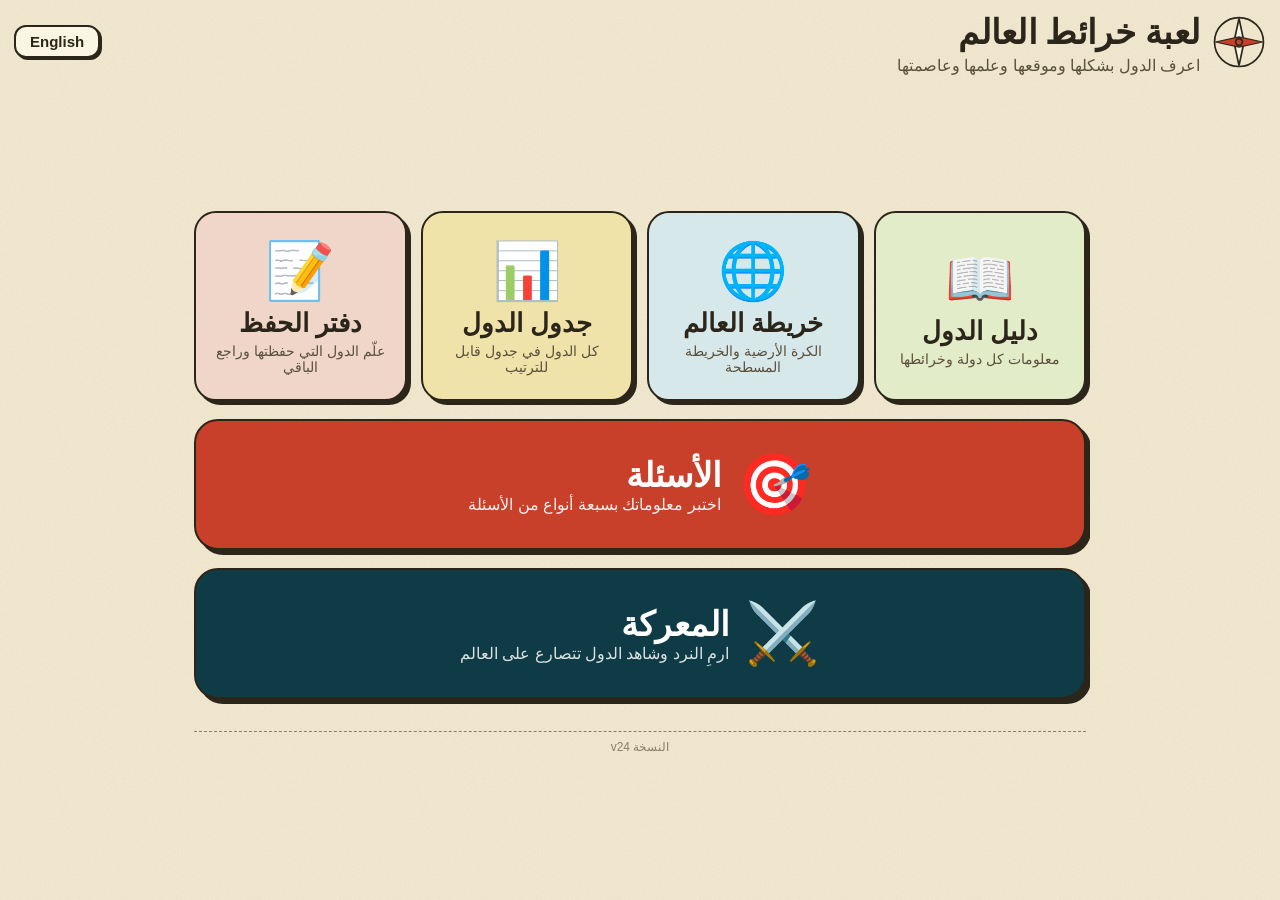
<file: index.html>
<!doctype html><html lang="ar" dir="rtl"><head><meta charset="utf-8"><meta name="viewport" content="width=device-width,initial-scale=1,minimum-scale=1,viewport-fit=cover"><meta name="apple-mobile-web-app-capable" content="yes"><meta name="apple-mobile-web-app-title" content="خرائط"><meta name="apple-mobile-web-app-status-bar-style" content="default"><link rel="apple-touch-icon" href="icon.png"><meta name="theme-color" content="#f3ead3"><link rel="manifest" href="manifest.json"><title>لعبة خرائط العالم</title><link rel="stylesheet" href="style.css"></head><body><div id="app">جاري التحميل...</div><script src="d3.min.js"></script><script src="topojson-client.min.js"></script><script src="app.js"></script></body></html>
</file>
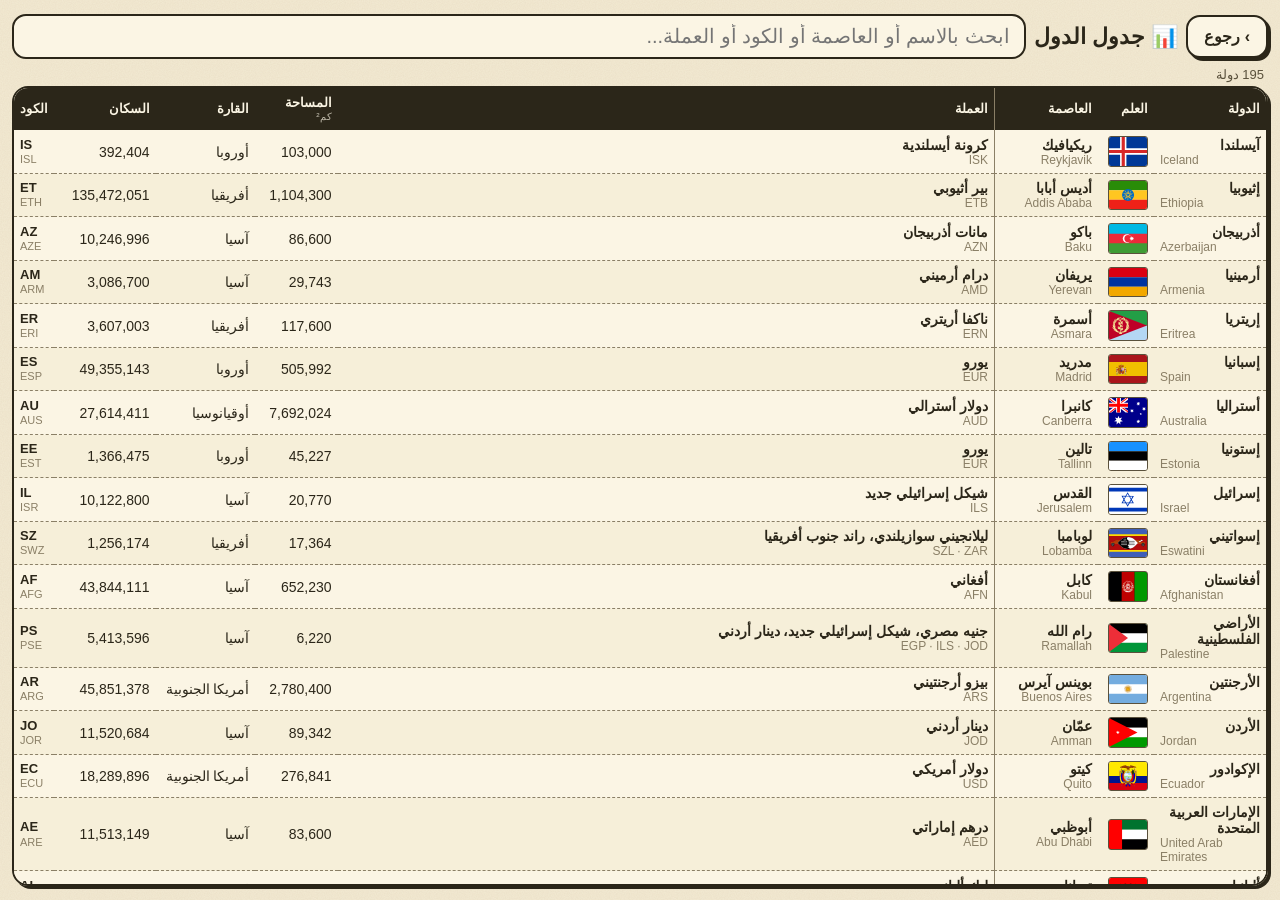
<file: countries.html>
<!doctype html><html lang="ar" dir="rtl"><head><meta charset="utf-8"><meta name="viewport" content="width=device-width,initial-scale=1,minimum-scale=1,viewport-fit=cover"><meta name="apple-mobile-web-app-capable" content="yes"><meta name="apple-mobile-web-app-title" content="خرائط"><meta name="apple-mobile-web-app-status-bar-style" content="default"><link rel="apple-touch-icon" href="icon.png"><meta name="theme-color" content="#f3ead3"><link rel="manifest" href="manifest.json"><title>جدول الدول</title><link rel="stylesheet" href="style.css"></head><body class="tbpage"><div id="app">جاري التحميل...</div><script src="countries.js"></script></body></html>
</file>
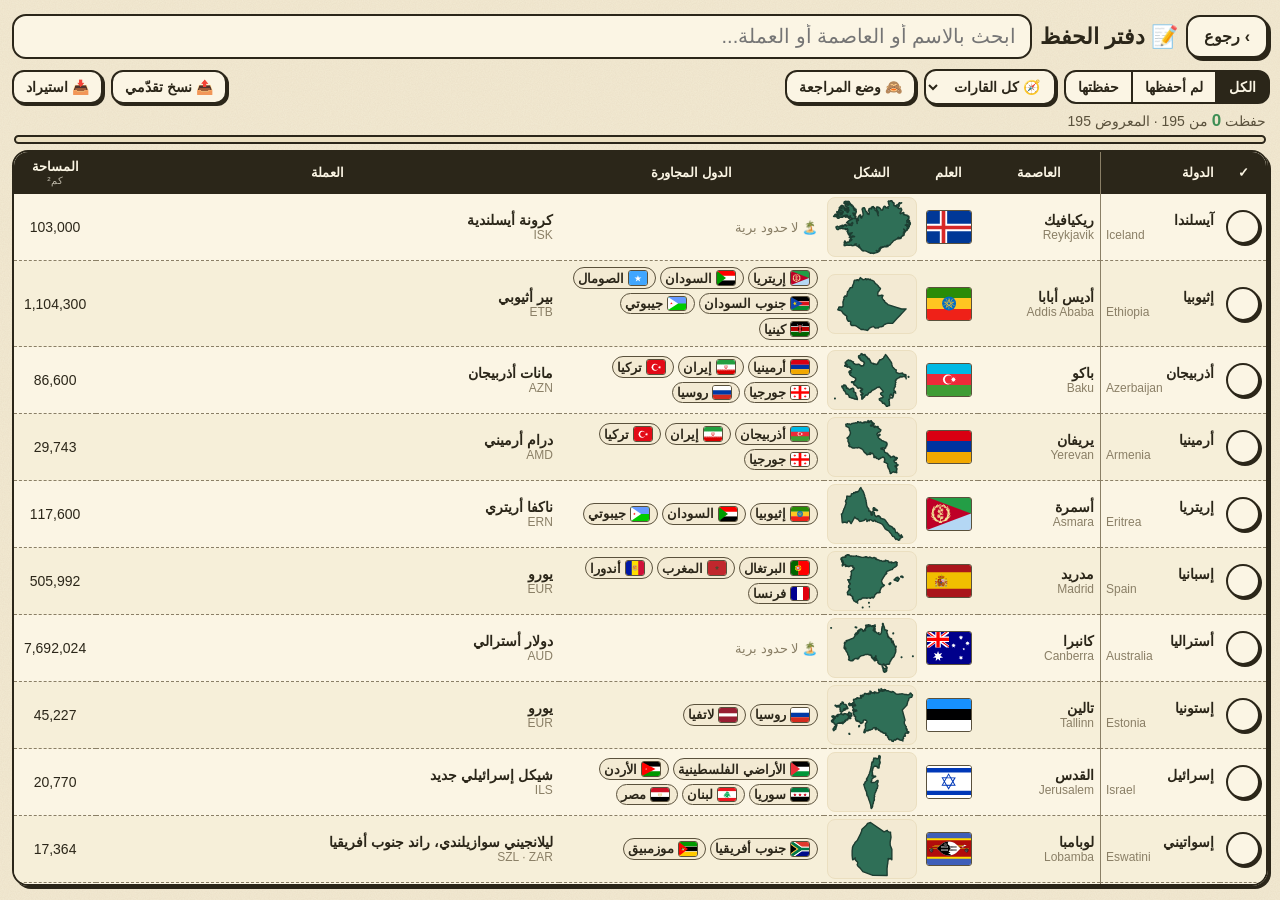
<file: memorize.html>
<!doctype html><html lang="ar" dir="rtl"><head><meta charset="utf-8"><meta name="viewport" content="width=device-width,initial-scale=1,minimum-scale=1,viewport-fit=cover"><meta name="apple-mobile-web-app-capable" content="yes"><meta name="apple-mobile-web-app-title" content="خرائط"><meta name="apple-mobile-web-app-status-bar-style" content="default"><link rel="apple-touch-icon" href="icon.png"><meta name="theme-color" content="#f3ead3"><link rel="manifest" href="manifest.json"><title>دفتر الحفظ</title><link rel="stylesheet" href="style.css"></head><body class="mmpage"><div id="app">جاري التحميل...</div><script src="memorize.js"></script></body></html>
</file>
<file: style.css>
/* ============ لعبة خرائط العالم — هوية «حبر وورق» ============ */
:root{--paper:#f3ead3;--paper2:#fbf5e4;--paper3:#ebdfc0;--ink:#2b2619;--ink2:#5a513c;--mut:#8a7f66;--red:#c8402a;--blue:#1f6fb2;--teal:#2d6a73;--gold:#b9893a;--ok:#3f8f55;--bad:#b3261e;--sea1:#1f5a96;--sea2:#14407a;--sea3:#0c2c5a;--sh:3px 3px 0 var(--ink)}
*{box-sizing:border-box;-webkit-tap-highlight-color:transparent}
html,body{margin:0;height:100%;color:var(--ink);font-family:-apple-system,"Geeza Pro","Segoe UI",sans-serif;touch-action:manipulation;-webkit-user-select:none;user-select:none;
 background:var(--paper) url("data:image/svg+xml;utf8,<svg xmlns='http://www.w3.org/2000/svg' width='180' height='180'><filter id='n'><feTurbulence type='fractalNoise' baseFrequency='.85' numOctaves='2' stitchTiles='stitch'/><feColorMatrix values='0 0 0 0 .35 0 0 0 0 .27 0 0 0 0 .13 0 0 0 .1 0'/></filter><rect width='100%' height='100%' filter='url(%23n)'/></svg>")}
html,body{height:var(--h,100dvh);overflow:hidden;overscroll-behavior:none;position:fixed;inset:0}
#app{width:100%;height:var(--h,100dvh);min-height:0;overflow:hidden;display:flex;flex-direction:column;padding:max(env(safe-area-inset-top),6px) max(env(safe-area-inset-right),12px) max(env(safe-area-inset-bottom),8px) max(env(safe-area-inset-left),12px)}
button{font:inherit;color:var(--ink);background:var(--paper2);border:2px solid var(--ink);border-radius:14px;padding:10px 16px;cursor:pointer;box-shadow:var(--sh);font-weight:600}
button:active{transform:translate(2px,2px);box-shadow:1px 1px 0 var(--ink)}
button:disabled{opacity:.4}
h1{margin:4px 0;font-size:clamp(20px,4.6vmin,34px);font-family:"Iowan Old Style","Palatino","Geeza Pro",serif;letter-spacing:.2px}h2{margin:6px 0}
.mut{color:var(--mut)}
/* ---------- home ---------- */
.hd{display:flex;align-items:center;gap:12px;flex-shrink:0;padding:2px 2px 4px}
.hd p{margin:0;color:var(--ink2);font-size:clamp(12px,2.4vmin,16px)}
.rose{width:clamp(34px,7vmin,54px);flex-shrink:0;fill:none;stroke:var(--ink);stroke-width:2}.rose .b{fill:var(--red);stroke:var(--ink);stroke-width:1.5}.rose path{fill:var(--paper2)}
.home{display:flex;gap:14px;flex:1;align-items:stretch;padding:4px 4px 10px;min-height:0;overflow:hidden}
aside{width:250px;background:var(--paper2);border:2px solid var(--ink);border-radius:18px;box-shadow:var(--sh);padding:12px 14px;flex-shrink:0;overflow:auto;position:relative}
aside h3{margin:12px 0 6px;font-size:15px;color:var(--ink2)}
.ver{margin-top:14px;font-size:12px;color:var(--mut);text-align:center;border-top:1px dashed var(--mut);padding-top:8px}
.chips{display:flex;flex-wrap:wrap;gap:6px}.chips button{padding:6px 11px;font-size:15px;border-radius:11px;box-shadow:2px 2px 0 var(--ink)}
.chips .on{background:var(--ink);color:var(--paper2)}
.main{flex:1;display:flex;flex-direction:column;gap:12px;min-height:0}
.how{background:var(--paper2);border:2px dashed var(--ink2);border-radius:16px;padding:8px 14px;font-size:14.5px;line-height:1.7;color:var(--ink2)}.how summary{font-weight:700;cursor:pointer;color:var(--ink)}
.modes{display:grid;grid-template-columns:repeat(3,1fr);grid-auto-rows:1fr;gap:12px;flex:1;min-height:0}
.modes button{position:relative;font-size:clamp(15px,3.2vmin,23px);font-weight:800;border-radius:20px;padding:6px;min-height:0;box-shadow:4px 4px 0 var(--ink);background:var(--paper2)}
.modes button i{display:block;font-style:normal;font-size:clamp(24px,5.6vmin,42px);margin-bottom:2px}
.modes button em{position:absolute;top:8px;inset-inline-start:10px;font-style:normal;font-size:13px;width:24px;height:24px;line-height:20px;border:2px solid var(--ink);border-radius:50%;background:var(--paper3);font-weight:800}
.modes button:nth-child(7n+1){background:#f8e3c2}.modes button:nth-child(7n+2){background:#e3ecc9}.modes button:nth-child(7n+3){background:#d7e8ea}.modes button:nth-child(7n+4){background:#f3d6cc}.modes button:nth-child(7n+5){background:#efe3a9}.modes button:nth-child(7n+6){background:#e2d9ea}.modes button:nth-child(7n+7){background:#f6d9a7}
.modes .guide{background:var(--teal);color:var(--paper2)}.modes .guide:nth-child(n){background:var(--teal)}
/* ---------- question screen ---------- */
.qh{direction:ltr;display:flex;justify-content:space-between;align-items:center;gap:8px;padding:2px 4px 6px;font-size:clamp(20px,4.4vmin,30px);font-weight:800;flex-shrink:0}
.qh .sc{font-size:clamp(14px,2.8vmin,20px);background:var(--paper2);border:2px solid var(--ink);border-radius:999px;padding:2px 14px;display:flex;gap:8px;align-items:center;box-shadow:2px 2px 0 var(--ink)}.qh .sc i{width:1px;height:16px;background:var(--ink2)}
.qh #tm{background:var(--paper2);border:2px solid var(--ink);border-radius:14px;padding:2px 12px;min-width:62px;text-align:center;box-shadow:2px 2px 0 var(--ink)}.qh #tm.low{background:var(--red);color:#fff;animation:p .5s infinite alternate}
.qh .x{font-size:16px;padding:4px 12px}
@keyframes p{to{opacity:.65}}
.pb{height:10px;background:var(--paper3);border:2px solid var(--ink);border-radius:6px;overflow:hidden;flex-shrink:0}.pb i{display:block;height:100%;background:var(--red);width:100%}
.stage{flex:1;display:flex;flex-direction:column;gap:clamp(6px,1.6vmin,10px);align-items:center;justify-content:center;padding:8px 0;min-height:0;overflow:hidden}
.tq{display:flex;gap:12px;align-items:baseline;justify-content:center;flex-shrink:0;font-size:clamp(15px,3vmin,22px);color:var(--ink2)}
.tq b{color:var(--ink);font-size:clamp(24px,6vmin,42px);font-family:"Iowan Old Style","Palatino","Geeza Pro",serif}
.flagbig{max-width:90%;max-height:100%;width:auto;min-height:0;flex:1 1 0;object-fit:contain;border-radius:8px;box-shadow:5px 5px 0 var(--ink)}
img[src^="flags/"]{border:1.5px solid rgba(0,0,0,.4);box-sizing:border-box}
.in{display:flex;gap:10px;width:100%;max-width:760px;flex-shrink:0}
.in input{flex:1;font-size:clamp(18px,3.4vmin,24px);padding:clamp(8px,1.8vmin,14px);border-radius:14px;border:2px solid var(--ink);background:var(--paper2);color:var(--ink);-webkit-user-select:text;user-select:text;min-width:0;box-shadow:inset 2px 2px 0 #0001}
.in button{padding:8px 12px;font-size:16px}
.shake{animation:s .35s}@keyframes s{25%{transform:translateX(-10px)}75%{transform:translateX(10px)}}
.opts{display:grid;grid-template-columns:1fr 1fr 1fr;gap:12px;width:100%;max-width:860px;min-height:0}
.opts button{font-size:clamp(16px,3vmin,22px);padding:clamp(8px,2vmin,18px) 6px;min-height:0}.opts .sel{background:var(--ink);color:var(--paper2)}
.opts .good{background:var(--ok)!important;color:#fff;border-color:var(--ink)}.opts .bad{background:var(--bad)!important;color:#fff}
.big{font-size:clamp(30px,8vmin,56px);font-weight:800;margin:0}.sub{color:var(--ink2);margin:0;font-size:clamp(16px,3vmin,22px);direction:ltr}
.go,.okb{background:var(--ok);color:#fff;font-size:clamp(18px,3.2vmin,24px);font-weight:800;padding:clamp(8px,1.8vmin,14px) 44px;flex-shrink:0}.go:disabled{opacity:.35}
/* ---------- feedback card ---------- */
.fb{position:fixed;inset:0;display:flex;flex-direction:column;align-items:center;justify-content:center;gap:10px;z-index:40;background:rgba(43,38,25,.55);animation:f .25s}
@keyframes f{from{opacity:0;transform:scale(.94)}}
.fb .card{background:var(--paper2);color:var(--ink);border:2.5px solid var(--ink);border-radius:22px;box-shadow:6px 6px 0 var(--ink);padding:16px 28px;display:flex;flex-direction:column;align-items:center;gap:6px;max-width:92vw;max-height:92%;overflow:auto;text-align:center}
.fb.ok .st{color:var(--ok)}.fb.no .st{color:var(--bad)}.fb .st{font-size:clamp(20px,4.5vmin,30px);font-weight:800}
.fb .ptx{background:var(--ink);color:var(--paper2);border-radius:999px;padding:2px 16px;font-weight:800;font-size:clamp(14px,3vmin,20px)}
.fb .nm{font-size:clamp(24px,5.5vmin,38px);font-weight:800}.fb .nm2{font-size:clamp(16px,3.4vmin,24px);color:var(--ink2)}.fb .an{font-size:clamp(17px,3.4vmin,24px)}.fb .my{font-size:clamp(15px,3vmin,20px);color:var(--bad)}.fb small{color:var(--mut);font-size:14px;font-weight:400}
.fb img{width:clamp(110px,26vmin,200px);border-radius:6px}
.fb.sheet{background:transparent;inset:auto 0 0 0;justify-content:flex-end;padding:0 0 max(env(safe-area-inset-bottom),8px);pointer-events:none;animation:none}
.fb.sheet .card{pointer-events:auto;flex-direction:row;flex-wrap:wrap;justify-content:center;gap:8px 16px;max-height:40%;padding:10px 18px}
.fb.sheet .card img{width:clamp(60px,14vmin,110px)}.fb.sheet .st,.fb.sheet .nm{font-size:clamp(18px,3.6vmin,26px)}.fb.sheet small{width:100%}
/* ---------- results ---------- */
.res{flex:1;min-height:0;overflow:auto;text-align:center;padding:8px}
.sums{display:grid;grid-template-columns:repeat(4,1fr);gap:10px;max-width:760px;margin:8px auto}
.sums div{background:var(--paper2);border:2px solid var(--ink);border-radius:16px;box-shadow:3px 3px 0 var(--ink);padding:8px 6px;display:flex;flex-direction:column;gap:2px}.sums b{font-size:clamp(18px,3.8vmin,28px)}.sums span{font-size:12px;color:var(--ink2)}
.res table{margin:12px auto;border-collapse:collapse;width:100%;max-width:760px}.res td{padding:8px;border-bottom:1px dashed var(--mut);text-align:right;font-size:clamp(13px,2.6vmin,17px)}.res img{width:48px;vertical-align:middle;border-radius:3px}
.res tr.g{background:#e3efd8}.res tr.b{background:#f4d9d2}.res th{color:var(--ink2);font-weight:600;padding:6px}
/* ---------- guide / detail ---------- */
.bar2{display:flex;gap:10px;align-items:center;padding:8px 0;flex-shrink:0;z-index:2}
.bar2 input{flex:1;font-size:20px;padding:9px 14px;border-radius:14px;border:2px solid var(--ink);background:var(--paper2);color:var(--ink);-webkit-user-select:text;user-select:text;min-width:0}
.seg{display:flex}.seg button{border-radius:0;padding:9px 14px;box-shadow:none;margin-inline-start:-2px}.seg button:first-child{border-radius:0 12px 12px 0}.seg button:last-child{border-radius:12px 0 0 12px}.seg .on{background:var(--ink);color:var(--paper2)}
.grid{display:grid;grid-template-columns:repeat(auto-fill,minmax(150px,1fr));gap:12px;padding:4px 4px 20px;flex:1;min-height:0;overflow:auto;align-content:start}
.tile{display:flex;flex-direction:column;align-items:center;gap:4px;padding:10px;background:var(--paper2);box-shadow:3px 3px 0 var(--ink)}
.tile img{width:100%;border-radius:6px}.tile svg{width:100%;height:110px}.tile svg.map{border-radius:8px}.tile small{color:var(--ink2);direction:ltr}.tile b{font-size:15px}
#dt{position:fixed;inset:0;z-index:30;overflow:auto;padding:max(env(safe-area-inset-top),6px) max(env(safe-area-inset-right),12px) 24px max(env(safe-area-inset-left),12px);height:var(--h,100dvh);
 background:var(--paper) url("data:image/svg+xml;utf8,<svg xmlns='http://www.w3.org/2000/svg' width='180' height='180'><filter id='n'><feTurbulence type='fractalNoise' baseFrequency='.85' numOctaves='2' stitchTiles='stitch'/><feColorMatrix values='0 0 0 0 .35 0 0 0 0 .27 0 0 0 0 .13 0 0 0 .1 0'/></filter><rect width='100%' height='100%' filter='url(%23n)'/></svg>")}
#dt .bar2{position:sticky;top:0;background:var(--paper)}
.dg{display:grid;grid-template-columns:1fr 1fr;gap:14px}.dg>div{background:var(--paper2);border:2px solid var(--ink);border-radius:18px;box-shadow:3px 3px 0 var(--ink);padding:12px}
.dg>.stats{background:none;border:0;box-shadow:none;padding:0}
.nb{display:inline-block;margin:3px;padding:5px 12px;font-size:15px;border-radius:999px;box-shadow:2px 2px 0 var(--ink)}
#fx h3{margin:4px 0}#fx ul{margin:6px 0;padding-inline-start:22px;line-height:1.9;font-size:17px}#fx p{font-size:17px;line-height:1.7;margin:6px 0}
.src{font-size:12px;color:var(--mut);margin-top:6px}
/* ---------- stat cards (panel + detail) ---------- */
.stats{display:grid;grid-template-columns:repeat(auto-fill,minmax(150px,1fr));gap:8px}
.stat{background:var(--paper2);border:2px solid var(--ink);border-radius:12px;padding:6px 10px;display:flex;flex-direction:column;gap:1px;min-width:0}
.stat span{font-size:11.5px;color:var(--ink2);letter-spacing:.2px}.stat b{font-size:clamp(14px,2.7vmin,18px);line-height:1.35;word-break:break-word}.stat small{font-size:11.5px;color:var(--mut);direction:rtl}
.stat.wide{grid-column:span 2}.stat b em{font-style:normal;font-size:.62em;color:var(--mut);font-weight:600;margin-inline-start:6px;white-space:nowrap}
/* ---------- floating country panel ---------- */
#pn{position:fixed;z-index:35;display:flex;flex-direction:column;background:var(--paper2);border:2.5px solid var(--ink);border-radius:18px;box-shadow:6px 6px 0 var(--ink);overflow:hidden;touch-action:none}
#pn .ph{display:flex;align-items:center;gap:10px;background:var(--ink);color:var(--paper2);padding:7px 10px;cursor:grab;flex-shrink:0;touch-action:none}
#pn .ph img{width:38px;border-radius:4px;border-color:#fff8}
#pn .grip{opacity:.6;font-style:normal;font-size:18px}
#pn .pt2{flex:1;display:flex;flex-direction:column;min-width:0;line-height:1.25}#pn .pt2 b{font-size:clamp(16px,3.2vmin,22px)}#pn .pt2 span{font-size:12px;opacity:.75}
#pn .pclose{background:var(--paper2);padding:2px 10px;box-shadow:none;border-radius:10px;font-size:15px}
#pn .pbody{flex:1;min-height:0;overflow:auto;padding:10px 12px 34px;touch-action:pan-y;-webkit-overflow-scrolling:touch;display:flex;flex-direction:column;gap:10px}
#pn .reg{font-size:13px;color:var(--ink2)}
.loc{position:relative;border:2px solid var(--ink);border-radius:12px;overflow:hidden;background:var(--sea2);aspect-ratio:900/560;flex-shrink:0;width:100%;max-width:520px;align-self:center}
.loc>svg.map{width:100%;height:100%;border-radius:0;display:block}
.loc .mw{position:absolute;inset-inline-start:6px;bottom:6px;width:26%;max-width:130px;border:1.5px solid var(--ink);border-radius:6px;background:var(--sea1)}
.mw path{fill:#e6d9b8;stroke:#8a7a52;stroke-width:.3}.mw .mwr{fill:none;stroke:var(--red);stroke-width:1.2}.mw .mwd{fill:var(--red)}
#pn .nbs{font-size:14px}#pn .pfx{display:flex;flex-direction:column;gap:8px}
.fxc{background:var(--paper);border:1.5px dashed var(--ink2);border-radius:12px;padding:6px 12px}.fxc h4{margin:2px 0;font-size:14px;color:var(--teal)}.fxc p{margin:2px 0;font-size:15px;line-height:1.6}.fxc ul{margin:2px 0;padding-inline-start:20px;line-height:1.8;font-size:15px}
#pn .rz{position:absolute;right:0;bottom:0;width:34px;height:34px;touch-action:none;cursor:nwse-resize;background:linear-gradient(135deg,transparent 50%,var(--ink) 50%,var(--ink) 56%,transparent 56%,transparent 66%,var(--ink) 66%,var(--ink) 72%,transparent 72%,transparent 82%,var(--ink) 82%,var(--ink) 88%,transparent 88%)}
/* ---------- maps ---------- */
.mapbox{width:100%;flex:1 1 0;min-height:0;display:flex;position:relative}.mapbox.ex{margin-bottom:8px}
.svgw{width:100%;height:100%;display:flex;min-height:0}
.map{width:100%;height:100%;flex:1;touch-action:none;border:2px solid var(--ink);border-radius:18px;background:linear-gradient(var(--sea1),var(--sea2) 60%,var(--sea3))}
.map.shp{background:var(--paper2)}
.c0{fill:#6f9a5b}.c1{fill:#86a35f}.c2{fill:#5a8f6b}.c3{fill:#a0a468}.c4{fill:#b3a272}.c5{fill:#75967a}.c6{fill:#8aa56d}
.map .l{stroke:#4a4636;stroke-opacity:.62;stroke-width:var(--bw,.6px);stroke-linejoin:round;vector-effect:non-scaling-stroke}
.map .l.t,.map .l.sel,.map .l.good,.map .l.bad{stroke:#fff;stroke-opacity:1;stroke-width:1px;paint-order:stroke;stroke-linejoin:round}
.map .l.t{fill:var(--red)}.map .l.sel{fill:var(--blue)}.map .l.good{fill:var(--ok)}.map .l.bad{fill:var(--bad)}
.map .so{fill:none;stroke:#2a2415;stroke-width:.7px;stroke-linejoin:round;vector-effect:non-scaling-stroke;pointer-events:none}
.map .sog{pointer-events:none}
.map .t2{fill:#2f6f57;stroke:#1c3d31;stroke-width:1.6;vector-effect:non-scaling-stroke;stroke-linejoin:round}
.map .coast{fill:none;stroke:#fff;stroke-width:var(--cw,2px);stroke-opacity:.4;stroke-linejoin:round;vector-effect:non-scaling-stroke;pointer-events:none}
.map .sl{pointer-events:none}.map .sl path{fill:none;vector-effect:non-scaling-stroke;stroke-dasharray:7 5;stroke-linecap:round}
.map .sl .eq{stroke:#d2452c;stroke-width:1.5px;stroke-opacity:.7}.map .sl .tr{stroke:#e6906f;stroke-width:1.1px;stroke-opacity:.7}.map .sl .gw{stroke:#1f4f8a;stroke-width:1.5px;stroke-opacity:.65}
.map .cn .cl{cursor:pointer}.map .cl rect{fill:rgba(251,245,228,.9);stroke:var(--ink2);stroke-width:1px;vector-effect:non-scaling-stroke}.map .cl text{fill:var(--ink);font-size:13px;font-weight:600;direction:ltr;unicode-bidi:plaintext;text-anchor:start;font-family:-apple-system,"Geeza Pro","Segoe UI",sans-serif}.map .cl image{pointer-events:none}
.map .ring{fill:none;stroke:var(--red);stroke-width:7px;stroke-linejoin:round;vector-effect:non-scaling-stroke;pointer-events:none}
.map .fr{fill:none;stroke:var(--red);stroke-width:3.5px;vector-effect:non-scaling-stroke;pointer-events:none}.map .fr.good{stroke:var(--ok)}.map .fr.bad{stroke:var(--bad)}
.map .mk{fill:none;stroke:#d2691e;stroke-width:6px;stroke-dasharray:11 6;stroke-linecap:round;stroke-linejoin:round;vector-effect:non-scaling-stroke;pointer-events:none}
.map .mk.thin{stroke-width:3px;stroke-dasharray:5 4}
.map .mk.sel{stroke:var(--blue);stroke-dasharray:none;stroke-width:8px}.map .mk.good{stroke:var(--ok);stroke-dasharray:none;stroke-width:8px}.map .mk.bad{stroke:var(--bad);stroke-dasharray:none;stroke-width:8px}
.map .mk.thin.sel,.map .mk.thin.good,.map .mk.thin.bad{stroke-width:5px}
.map .mhs path{fill:none;stroke:transparent;vector-effect:non-scaling-stroke;pointer-events:stroke}
.map .md .hd{fill:transparent;pointer-events:all}.map .md .dt{fill:#3b2f17;stroke:#fff;stroke-width:2px;vector-effect:non-scaling-stroke;pointer-events:none}
.map .md.sel .dt{fill:var(--blue)}.map .md.good .dt{fill:var(--ok)}.map .md.bad .dt{fill:var(--bad)}.map .md.t .dt{fill:var(--red)}
.map .mrs circle{fill:none;stroke:#d2691e;stroke-width:2px;stroke-dasharray:4 3;vector-effect:non-scaling-stroke;pointer-events:none}
.map .mrs circle.sel{stroke:var(--blue);stroke-dasharray:none;stroke-width:3px}.map .mrs circle.good{stroke:var(--ok);stroke-dasharray:none;stroke-width:3px}.map .mrs circle.bad{stroke:var(--bad);stroke-dasharray:none;stroke-width:3px}
.map .sphere{display:none;pointer-events:none}
.map.globe{background:radial-gradient(circle at 50% 45%,var(--paper2),var(--paper3))}
.map.globe .sphere{display:block;fill:url(#sph);stroke:var(--ink);stroke-width:1.5px;vector-effect:non-scaling-stroke}
.map.globe .l{stroke-width:calc(var(--bw,.6px)*.9)}.map.globe .coast{display:none}
.map.live{cursor:grab}
.mt{position:absolute;top:8px;inset-inline-start:8px;display:flex;flex-direction:column;gap:6px}.mt button{padding:2px 11px;font-size:22px;border-radius:12px;box-shadow:2px 2px 0 var(--ink)}
.dg .dmap{min-height:46vh;display:flex}.dg .dmap .mapbox{flex:1;min-height:46vh}.dg .dshape{display:flex;min-height:46vh}.dg .dshape svg{width:100%;height:100%}
/* ---------- fit ---------- */
@media(max-width:820px){.home{flex-direction:column}aside{width:auto}.dg{grid-template-columns:1fr}.opts{grid-template-columns:1fr 1fr}}
@media(max-width:700px){.modes{grid-template-columns:1fr 1fr}.modes .guide:last-child{grid-column:span 2}}
@media(max-width:500px){.home{flex-direction:column;gap:8px}aside{width:auto;padding:8px;flex-shrink:0;max-height:34%}aside h3{margin:6px 0 4px;font-size:14px}.chips button{padding:5px 9px;font-size:14px}.tile svg{height:80px}.grid{grid-template-columns:repeat(auto-fill,minmax(105px,1fr))}.in{flex-wrap:wrap}.in input{flex:1 1 40%}.sums{grid-template-columns:1fr 1fr}.hd p{display:none}}
@media(max-height:520px){.stage{flex-direction:column}.big{margin:0}.sub{display:none}.bar2 input{font-size:16px;padding:6px 10px}}

/* ---- v9: docked panel (landscape) + new home hub ---- */
#pn.dock{left:0;top:0;bottom:auto;width:340px;height:var(--h,100dvh);border-radius:0 18px 18px 0;border-left:0;box-shadow:4px 0 0 var(--ink)}
#pn.dock .ph{cursor:default}#pn.dock .grip,#pn.dock .rz{display:none}#pn.dock .stats{grid-template-columns:1fr 1fr}
#app.dk{padding-left:calc(340px + 12px)}
.hub{flex:1;display:flex;flex-direction:column;gap:18px;justify-content:center;max-width:900px;width:100%;margin:0 auto;padding:6px 4px 12px;min-height:0;overflow:auto}
.infos{display:grid;grid-template-columns:repeat(3,1fr);gap:14px}
.hb{display:flex;flex-direction:column;align-items:center;justify-content:center;gap:4px;padding:18px 10px;border-radius:22px;box-shadow:4px 4px 0 var(--ink);min-height:clamp(110px,22vmin,190px)}
.hb i{font-style:normal;font-size:clamp(34px,7vmin,56px)}.hb b{font-size:clamp(17px,3.4vmin,26px)}.hb small{font-size:clamp(11px,2vmin,14px);color:var(--ink2);font-weight:500;text-align:center}
.hb.h1{background:#e3ecc9}.hb.h2{background:#d7e8ea}.hb.h3{background:#efe3a9}
.qbig{display:flex;align-items:center;justify-content:center;gap:16px;background:var(--red);color:#fff;border-radius:24px;padding:clamp(16px,3.6vmin,28px);box-shadow:5px 5px 0 var(--ink);border-color:var(--ink)}
.qbig i{font-style:normal;font-size:clamp(36px,8vmin,60px)}.qbig span{display:flex;flex-direction:column;text-align:start}.qbig b{font-size:clamp(22px,4.6vmin,34px)}.qbig small{font-size:clamp(12px,2.3vmin,16px);opacity:.92;font-weight:500}
.qt{margin:0;font-size:22px}.modes button:nth-child(7){grid-column:1/-1}
@media(max-width:500px){.infos{grid-template-columns:1fr}.hb{flex-direction:row;min-height:0;padding:12px;justify-content:flex-start;gap:12px}.hb small{display:none}.hb i{font-size:32px}}
/* ---- v9: countries table page ---- */
.tbar{gap:8px;flex-wrap:nowrap}.tbar .qt{white-space:nowrap}.tbar input{min-width:0}
.tinfo{font-size:13px;color:var(--ink2);padding:0 4px 4px;flex-shrink:0}
.tbw{flex:1;min-height:0;overflow:auto;border:2px solid var(--ink);border-radius:16px;background:var(--paper2);box-shadow:var(--sh);-webkit-overflow-scrolling:touch;margin-bottom:6px}
table.ct{border-collapse:separate;border-spacing:0;width:100%;min-width:700px}
.ct th{position:sticky;top:0;z-index:3;background:var(--ink);color:var(--paper2);padding:9px 8px;font-size:13px;text-align:start;white-space:nowrap;cursor:pointer;user-select:none}
.ct th i{font-style:normal;opacity:.45;margin-inline-start:6px;font-size:12px}.ct th.on i{opacity:1;color:#ffd27a}
.ct td{padding:6px 8px;border-bottom:1px dashed var(--mut);font-size:14px;vertical-align:middle;text-align:start}
.ct td b{display:block;font-size:14px}.ct td small{display:block;color:var(--mut);font-size:12px}
.ct td img{width:40px;height:auto;max-height:32px;object-fit:cover;border:1px solid var(--ink2);border-radius:3px;display:block}
.ct td.c-area,.ct td.c-pop{font-variant-numeric:tabular-nums;white-space:nowrap}.ct td.c-code .cd{font-weight:700;letter-spacing:.5px;white-space:nowrap;direction:ltr;display:inline-block}
.ct tbody tr:nth-child(even){background:#f6efd9}

.none{text-align:center;padding:20px}
@media(max-width:600px){.tbar .qt{display:none}.tbar button{padding:8px 10px}}

/* ---- v10 ---- */
.map:not(.live){touch-action:auto}
/* country location map inside the panel: one finger scrolls the panel, two fingers move / zoom the map */
.loc .svgw{position:absolute;inset:0}.loc .map.live{touch-action:pan-y;border:0;border-radius:0}
.mt.sm{top:6px}.mt.sm button{padding:0 9px;font-size:16px;border-radius:9px;line-height:24px}
.loc .mw{pointer-events:none;z-index:1}
/* language toggle + diagnostics */
.hd .lgb{margin-inline-start:auto;padding:6px 14px;font-size:15px;border-radius:12px;box-shadow:2px 2px 0 var(--ink);flex-shrink:0}
#dbg{position:fixed;z-index:99;inset-inline:12px;top:70px;background:var(--paper2);border:2.5px solid var(--ink);border-radius:16px;box-shadow:5px 5px 0 var(--ink);padding:10px 14px;font-size:13px;max-width:440px;margin:0 auto}
#dbg div{display:flex;justify-content:space-between;gap:10px;border-bottom:1px dashed var(--mut);padding:3px 0}#dbg i{font-style:normal;font-weight:700}#dbg button{margin-top:8px;padding:4px 14px}
/* LTR (English) fixes */
[dir=ltr] .seg button:first-child{border-radius:12px 0 0 12px}[dir=ltr] .seg button:last-child{border-radius:0 12px 12px 0}
.stat small{direction:inherit}
/* quiz page: nothing is clipped on phones */
.modes button{display:flex;flex-direction:column;align-items:center;justify-content:center;gap:2px;line-height:1.25}
.modes button span{display:block;text-align:center;padding:0 4px}
.modes button i{margin-bottom:0}
@media(max-width:820px){.home{overflow:auto;-webkit-overflow-scrolling:touch;overscroll-behavior:contain;align-items:stretch}.home .main{flex:none;min-height:auto}.modes{flex:none;grid-auto-rows:minmax(92px,auto)}aside{flex-shrink:0}}
@media(max-width:500px){aside{max-height:none;overflow:visible}.chips button{padding:5px 9px;font-size:14px}.modes button{font-size:15px}.modes button i{font-size:26px}}
/* table: the frame never moves, only the data scrolls inside it */
.tbw{overscroll-behavior:none;touch-action:pan-x pan-y;position:relative}

/* ---- v11: atlas-style water names, fonts shipped with the app ---- */
@font-face{font-family:AtlasAr;font-weight:400;src:url(fonts/amiri-arabic-400-normal.woff2) format("woff2");font-display:swap}
@font-face{font-family:AtlasAr;font-weight:700;src:url(fonts/amiri-arabic-700-normal.woff2) format("woff2");font-display:swap}
@font-face{font-family:AtlasLa;font-style:italic;font-weight:400;src:url(fonts/amiri-latin-400-italic.woff2) format("woff2");font-display:swap}
@font-face{font-family:AtlasLa;font-style:italic;font-weight:700;src:url(fonts/amiri-latin-700-italic.woff2) format("woff2");font-display:swap}
.map text.sn{pointer-events:none;fill:#173f66;fill-opacity:.92;text-anchor:middle;paint-order:stroke;stroke:#fff;stroke-opacity:.45;stroke-width:2px;stroke-linejoin:round;direction:ltr;unicode-bidi:plaintext;font-family:AtlasLa,AtlasAr,Georgia,serif;font-style:italic;font-weight:400}
.map text.sn1{font-weight:700}
[lang=ar] .map text.sn{font-family:AtlasAr,"Geeza Pro",serif;font-style:normal}
[lang=ar] .map text.sn1,[lang=ar] .map text.sn2{font-weight:700}
[lang=en] .map text.sn1{letter-spacing:.35em;text-transform:uppercase}
.map .cl text{fill:#2b2118;font-weight:700}
.mt button .nlv,.seg button .nlv{display:block;font-style:normal;font-size:9px;line-height:6px;height:6px;letter-spacing:1px;color:var(--ink)}
.seg button#nmb,.mt button#nmb{line-height:1}

/* ---- v11: countries table - frozen name/flag/capital, tight columns ---- */
.ct{--w1:112px;--w2:56px;--w3:104px;table-layout:auto;width:100%;min-width:760px}
.ct td:nth-child(-n+3),.ct th:nth-child(-n+3){position:sticky;z-index:2}
.ct td:nth-child(1),.ct th:nth-child(1){inset-inline-start:0;width:var(--w1);min-width:var(--w1);max-width:var(--w1)}
.ct td:nth-child(2),.ct th:nth-child(2){inset-inline-start:var(--w1);width:var(--w2);min-width:var(--w2);max-width:var(--w2)}
.ct td:nth-child(3),.ct th:nth-child(3){inset-inline-start:calc(var(--w1) + var(--w2));width:var(--w3);min-width:var(--w3);max-width:var(--w3)}
.ct td:nth-child(-n+3){background:var(--paper2)}.ct tbody tr:nth-child(even) td:nth-child(-n+3){background:#f6efd9}
.ct th:nth-child(-n+3){z-index:5;background:var(--ink)}
.ct td:nth-child(3),.ct th:nth-child(3){box-shadow:inset -1px 0 0 var(--mut)}[dir=rtl] .ct td:nth-child(3),[dir=rtl] .ct th:nth-child(3){box-shadow:inset 1px 0 0 var(--mut)}
.ct td:nth-child(1) b,.ct td:nth-child(3) b{overflow-wrap:anywhere}
.ct td.c-code,.ct th:nth-child(8){width:1%;white-space:nowrap}
.ct td.c-code .cd{font-weight:600;letter-spacing:0;display:block;line-height:1.25;font-size:13px}.ct td.c-code .cd small{display:block;font-size:11px;font-weight:400;color:var(--mut)}
.ct td.c-co,.ct th:nth-child(6),.ct td.c-area,.ct th:nth-child(5),.ct td.c-pop,.ct th:nth-child(7){width:1%;white-space:nowrap}
.ct td.c-cur{min-width:150px}
@media(max-width:600px){.ct{--w1:90px;--w2:46px;--w3:88px;min-width:700px}
 .ct td:nth-child(2),.ct th:nth-child(2){box-shadow:inset -1px 0 0 var(--mut)}[dir=rtl] .ct td:nth-child(2),[dir=rtl] .ct th:nth-child(2){box-shadow:inset 1px 0 0 var(--mut)}
 .ct td img{width:34px}}
/* ---- v11: results page fits the screen ---- */
.res{overflow-x:hidden;box-sizing:border-box;max-width:100vw}
.res table.rt{table-layout:fixed;width:100%;max-width:760px}
.rt col.c1{width:28px}.rt col.c2{width:40px}.rt col.c3{width:54px}
.res .rt td,.res .rt th{padding:6px 4px;overflow-wrap:anywhere;word-break:break-word;vertical-align:middle}
.rt td:nth-child(n+4),.rt th:nth-child(n+4){text-align:start}.rt small{display:block;color:var(--mut);font-size:12px}.rt small.pt{color:var(--ink2);font-size:11px}
.rt .ca{display:block;font-weight:700;color:var(--ink);font-size:inherit}.rt .yr.ok{color:#2c6a2c;font-weight:600}.rt .yr.no{color:#a3281a;font-weight:600}
.res img{width:100%;max-width:48px}
@media(max-width:500px){.sums{grid-template-columns:1fr 1fr;padding:0 6px}.res h1{font-size:22px}}

.map .cl rect{fill:rgba(251,245,228,.94)}.map .cl image{filter:drop-shadow(0 0 .6px rgba(0,0,0,.5))}

/* wrong answer: show the country that was typed */
.fb .wrg{display:flex;flex-direction:column;align-items:center;gap:2px;margin-top:8px;padding:8px 12px;border:2px dashed var(--bad);border-radius:12px;background:rgba(196,70,50,.07)}
.fb .wrg .wf{width:min(92px,24vw);border:1.5px solid var(--ink);border-radius:4px}.fb .wrg b{font-size:18px}.fb .wrg small{font-size:13px;color:var(--ink2)}
.rt img.fs{display:block;width:34px;max-width:34px;margin:0 0 3px;border:1px solid var(--ink2);border-radius:2px}

svg{overflow:hidden}

/* ---- v13: table headers (no arrows; sorted column coloured), tighter spacing, transparent flags ---- */
.ct th{padding:8px 6px;line-height:1.15}.ct th small{display:block;font-size:10px;font-weight:400;opacity:.7}
.ct th.on{color:#ffd27a}.ct td{padding-inline:6px}

img[src$="/np.svg"]{background:#fff}
.tinfo.cc{margin:2px 4px 8px;font-weight:700;color:var(--ink2)}
/* v14: atlas-style names printed on the map */
.map .cl{pointer-events:none}
.map .cl text{fill:#000;font-family:AtlasLa,Georgia,serif;font-weight:700;font-style:normal;text-anchor:middle;direction:ltr;unicode-bidi:plaintext;paint-order:stroke;stroke:rgba(255,255,255,.4);stroke-width:2px;stroke-linejoin:round;pointer-events:none}
[lang=ar] .map .cl text{font-family:AtlasAr,"Geeza Pro",serif}
.map .cl image{filter:none}
.map .cl line.ld{stroke:#16100a;stroke-width:.9px;vector-effect:non-scaling-stroke}
.map .cl circle.ld{fill:#16100a}
.map text.sn{fill:#0a2646;fill-opacity:1;stroke-opacity:.35}
[lang=ar] .map text.sn,.map text.sn1,.map text.sn2{font-weight:700}

/* v16: Apple-maps style palette + fixed-size names */
.map .l{stroke:#f3efd8;stroke-opacity:.42}
.map .l.t,.map .l.sel,.map .l.good,.map .l.bad{stroke:#fff;stroke-opacity:1}
.map .l.t{fill:#ff6a3d}.map .l.sel{fill:#3aa0ff}.map .l.good{fill:#3ddc84}.map .l.bad{fill:#ff4d4d}
.map .coast{stroke:#9cc8ff;stroke-opacity:.35}
.map.globe{background:radial-gradient(circle at 50% 45%,#0b1226,#03050c)}
.map.globe .sphere{stroke:rgba(130,180,255,.55)}
.map text.sn{fill:#8fc1ff;fill-opacity:1;stroke:rgba(4,16,44,.85);stroke-opacity:1;stroke-width:2.6px;font-weight:600;font-family:inherit}
.map text.sn1,.map text.sn2{font-weight:700}
.map .cnm{fill:#2d2113;stroke:rgba(250,244,226,.92);stroke-width:2.6px;paint-order:stroke;stroke-linejoin:round;font-weight:700;text-anchor:middle;dominant-baseline:central;direction:ltr;unicode-bidi:plaintext;font-family:AtlasAr,AtlasLn,"Geeza Pro",Georgia,serif;pointer-events:none}[lang=en] .map .cnm{font-family:AtlasLn,Georgia,serif;font-weight:700}.map .cpt{font-family:AtlasAr,AtlasLn,"Geeza Pro",Georgia,serif}
.map .cpd{fill:#fff;stroke:rgba(0,0,0,.75);stroke-width:1.2px;pointer-events:none}
.map .cpt{fill:#e6efff;stroke:rgba(0,0,0,.7);stroke-width:2.2px;paint-order:stroke;stroke-linejoin:round;font-size:11.5px;font-weight:600;dominant-baseline:central;direction:ltr;unicode-bidi:plaintext;font-family:inherit;pointer-events:none}

/* v17: equal-area world (Equal Earth) */
.map .sphere{display:block;fill:url(#sph);stroke:rgba(130,180,255,.5);stroke-width:1.2px;vector-effect:non-scaling-stroke;pointer-events:none}
.map.ee{background:radial-gradient(circle at 50% 45%,#0b1a36,#050b18)}

.qbig.cl{background:#0f3b46;color:#fff}.qbig.cl small{opacity:.85}

.tq{flex-wrap:wrap;align-items:center}.tq .tql{width:100%;text-align:center}.tq .tqf{height:clamp(30px,6vmin,46px);width:auto;border:2px solid var(--ink);border-radius:4px;cursor:zoom-in;box-shadow:2px 2px 0 var(--ink)}.tq .tqn{display:flex;flex-direction:column;align-items:flex-start;line-height:1.15}.tq .tqn i{font-style:normal;font-size:clamp(14px,3vmin,20px);color:var(--ink2)}
.flz{position:fixed;inset:0;background:rgba(20,14,6,.78);z-index:60;display:flex;flex-direction:column;align-items:center;justify-content:center;gap:14px;padding:20px}.flz img{max-width:86vw;max-height:60vh;border:3px solid #fff;border-radius:6px;box-shadow:0 10px 40px rgba(0,0,0,.5)}.flz b{color:#fff;font-size:20px}
.map .mrs circle{stroke-width:2.4px}
.qbd{align-self:center;padding:3px 12px;border-radius:999px;background:var(--ink);color:var(--paper2);font-size:clamp(12px,2.6vmin,16px);flex-shrink:0}.ty{display:block;font-size:14px}.tys{display:flex;flex-wrap:wrap;gap:6px;justify-content:center;margin:8px 0}.tys span{border:2px solid var(--ink);border-radius:999px;padding:3px 10px;font-size:13px;background:var(--paper2)}.tys span.g{background:var(--ok);color:#fff}
.map .hz{fill:transparent;stroke:none;pointer-events:all}.map .mrs rect{fill:none;stroke:#d2691e;stroke-width:2.4px;stroke-dasharray:4 3;vector-effect:non-scaling-stroke;pointer-events:none}.map .mrs rect.good{stroke:var(--ok);stroke-dasharray:none;stroke-width:3px}
@font-face{font-family:AtlasLn;font-weight:400;src:url(fonts/amiri-latin-400-normal.woff2) format("woff2");font-display:swap}
@font-face{font-family:AtlasLn;font-weight:700;src:url(fonts/amiri-latin-700-normal.woff2) format("woff2");font-display:swap}
.wl{position:fixed;inset:0;z-index:99999;background:#cfe3ee;display:flex;flex-direction:column}
.wl .wlb{display:flex;align-items:center;gap:8px;padding:8px 10px;background:rgba(20,30,45,.92);color:#fff;direction:rtl}
.wl .wlb img{height:30px;width:auto;max-width:48px;border-radius:4px;flex:none}.wl .wlb .pt2{flex:1;display:flex;flex-direction:column;line-height:1.2;min-width:0}.wl .wlb button{min-width:40px;height:40px;border-radius:10px;border:0;background:#fff2;color:#fff;font-size:18px}
.wl .svgw{flex:1;position:relative;min-height:0}
.wltap{cursor:zoom-in}
#tb tr{cursor:pointer}
.infos.i4{grid-template-columns:repeat(4,1fr)}.hb.h4{background:#f0d6c8}
@media(max-width:600px){.infos.i4{grid-template-columns:repeat(2,1fr)}}
.wlh{text-align:center;font-size:13px;opacity:.7;margin:4px 0}
.mtools{display:flex;flex-wrap:wrap;gap:8px;align-items:center;padding:2px 0 6px;flex-shrink:0}
.mtools .seg button{padding:7px 12px;font-size:14px}
.mtools select{font:inherit;font-size:14px;font-weight:600;color:var(--ink);background:var(--paper2);border:2px solid var(--ink);border-radius:12px;padding:7px 10px;box-shadow:2px 2px 0 var(--ink)}
.mtools .tbtn{padding:7px 12px;font-size:14px;box-shadow:2px 2px 0 var(--ink);border-radius:12px}.mtools .tbtn.on{background:var(--ink);color:var(--paper2)}
.mtools .sp{flex:1}
.mprog{flex-shrink:0;padding:0 2px 6px}.mpt{font-size:14px;color:var(--ink2);padding-bottom:4px}.mpt b{color:var(--ok);font-size:17px}
.mpb{height:9px}.mpb i{background:var(--ok);width:0;transition:width .3s}
.rvh{margin:0 2px 6px;font-size:13px;color:var(--teal);font-weight:600;flex-shrink:0}.rvh:empty{display:none}
table.ct.mtb{--w1:46px;--w2:120px;min-width:980px;table-layout:auto}
.ct.mtb td:nth-child(3),.ct.mtb th:nth-child(3){position:static;width:auto;min-width:110px;max-width:none;box-shadow:none;background:transparent}
.ct.mtb th:nth-child(3){background:var(--ink)}
.ct.mtb td:nth-child(-n+2),.ct.mtb th:nth-child(-n+2){position:sticky;z-index:2}
.ct.mtb th:nth-child(-n+2){z-index:5}
.ct.mtb td:nth-child(2),.ct.mtb th:nth-child(2){box-shadow:inset -1px 0 0 var(--mut)}[dir=rtl] .ct.mtb td:nth-child(2),[dir=rtl] .ct.mtb th:nth-child(2){box-shadow:inset 1px 0 0 var(--mut)}
.ct.mtb td:nth-child(n+5):nth-child(-n+7),.ct.mtb th:nth-child(n+5):nth-child(-n+7){width:auto;white-space:normal}
.ct.mtb th{text-align:center}.ct.mtb th:nth-child(2){text-align:start}
.ct.mtb td.c-chk{text-align:center;padding:4px}
.ct.mtb .mk{width:34px;height:34px;padding:0;border-radius:50%;font-size:18px;line-height:1;color:transparent;box-shadow:2px 2px 0 var(--ink);background:var(--paper2)}
.ct.mtb tr.done .mk{background:var(--ok);color:#fff}
.ct.mtb tr.done td,.ct.mtb tbody tr.done:nth-child(even) td{background:#d9ebc8}
.ct.mtb tr.done td.c-name b{color:#24572f}
.ct.mtb tr.gone{opacity:0;transition:opacity .35s}
.ct.mtb tr.flash td{animation:mflash 1.4s}
@keyframes mflash{0%,40%{background:#ffe08a}}
.ct.mtb td.c-flag img{width:46px;max-height:34px;margin:auto}
.ct.mtb td.c-shape{width:96px;min-width:96px;padding:3px}
.mshp{display:block;width:90px;height:60px;margin:auto;background:var(--paper);border:1px solid var(--paper3);border-radius:8px}
.mshp path{fill:#2f6f57;stroke:#1c3d31;stroke-width:1.4;fill-rule:evenodd;vector-effect:non-scaling-stroke;stroke-linejoin:round}
.mshp.big{width:min(80vw,560px);height:auto;aspect-ratio:3/2}
.ct.mtb td.c-nb{min-width:200px;max-width:300px}
.nbs{display:flex;flex-wrap:wrap;gap:4px}
.nbc{display:inline-flex;align-items:center;gap:4px;padding:2px 7px 2px 4px;font-size:12.5px;font-weight:600;border:1.5px solid var(--ink2);border-radius:999px;box-shadow:none;background:var(--paper)}
.nbc img{width:20px!important;height:14px;max-height:14px;object-fit:cover;border:1px solid var(--ink2);border-radius:2px;display:block}
.nbc.ok{background:#d9ebc8;border-color:var(--ok)}
.isl{font-size:12.5px;color:var(--mut)}
.ct.mtb td.c-cur{min-width:130px}.ct.mtb td.c-area{white-space:nowrap;font-variant-numeric:tabular-nums;text-align:center}
/* review mode: hidden cells */
.ct.mtb td.hz{position:relative;cursor:pointer}
.ct.mtb td.hz>*{visibility:hidden}
.ct.mtb td.hz::after{content:"؟";position:absolute;inset:5px;display:flex;align-items:center;justify-content:center;background:repeating-linear-gradient(45deg,var(--paper3),var(--paper3) 6px,#e4d6b2 6px,#e4d6b2 12px);border-radius:8px;color:var(--ink2);font-weight:800;font-size:18px}
[lang=en] .ct.mtb td.hz::after{content:"?"}
/* dialogs */
.mdlg .card{gap:10px;max-width:min(92vw,620px)}.mdlg h3{margin:0}.mdlg p{margin:0;line-height:1.6}
.mdlg .code{width:min(78vw,480px);font:600 16px ui-monospace,Menlo,monospace;direction:ltr;text-align:left;padding:10px;border:2px solid var(--ink);border-radius:12px;background:var(--paper);color:var(--ink);-webkit-user-select:text;user-select:text;resize:none;word-break:break-all}
.mdlg .row{display:flex;gap:10px;flex-wrap:wrap;justify-content:center}.mdlg .msg{color:var(--teal);font-weight:600;min-height:1.2em}
.mdlg button:disabled{opacity:.45}
.bigt{display:flex;align-items:center;gap:12px}.bigt b{display:block;font-size:22px}.bigt small{color:var(--mut)}
.bigt .bf{width:64px;border:1px solid var(--ink2);border-radius:3px}
@media(max-width:600px){table.ct.mtb{--w1:42px;--w2:92px;min-width:900px}.mtools .tbtn,.mtools .seg button,.mtools select{font-size:13px;padding:6px 9px}}
.map .cpd{fill:#c0261a;stroke:#fff6e0;stroke-width:.9px;paint-order:stroke}
.map .cpt{fill:#7d1410;stroke:rgba(250,244,226,.92);stroke-width:2.2px;font-size:11.5px;font-weight:600;font-family:inherit}
.map .cnm.cno{font-weight:700;opacity:.95}
.mixd{z-index:70}.mixd .card{gap:10px;min-width:min(86vw,360px)}
.mixd .mxl{display:grid;grid-template-columns:1fr 1fr;gap:8px;width:100%}
@media(max-width:480px){.mixd .mxl{grid-template-columns:1fr}}
.mixd .mxl button{display:flex;align-items:center;gap:8px;font:inherit;font-size:15px;font-weight:700;color:var(--ink);background:var(--paper);border:2px solid var(--ink);border-radius:12px;padding:9px 10px;text-align:start;opacity:.6}
.mixd .mxl button.on{opacity:1;background:#e3ecc9}
.mixd .mxl i{flex:none;width:22px;height:22px;border:2px solid var(--ink);border-radius:6px;display:grid;place-items:center;font-style:normal;font-size:14px;background:#fff}
.mixd .mxl button.on i{background:var(--ok);color:#fff}
.mixd .mxa{display:flex;gap:8px;width:100%}.mixd .mxa button{flex:1;font:inherit;font-weight:700;color:var(--ink);background:var(--paper);border:2px solid var(--ink);border-radius:12px;padding:8px}
.mixd .mxa .go{background:var(--ink);color:var(--paper2)}.mixd .mxa .go:disabled{opacity:.4}.mixd .mxw{color:var(--bad)}
.wl .wlbk{position:absolute;top:66px;inset-inline-start:10px;padding:9px 16px;border-radius:12px;border:2px solid #2d2113;background:#fbf5e6;color:#2d2113;font:700 16px system-ui,sans-serif;box-shadow:0 3px 0 #2d2113;z-index:3}
#tb tr.flash td{animation:rowflash 1.6s ease}
@keyframes rowflash{0%,60%{background:#ffe08a}100%{background:inherit}}
</file>
